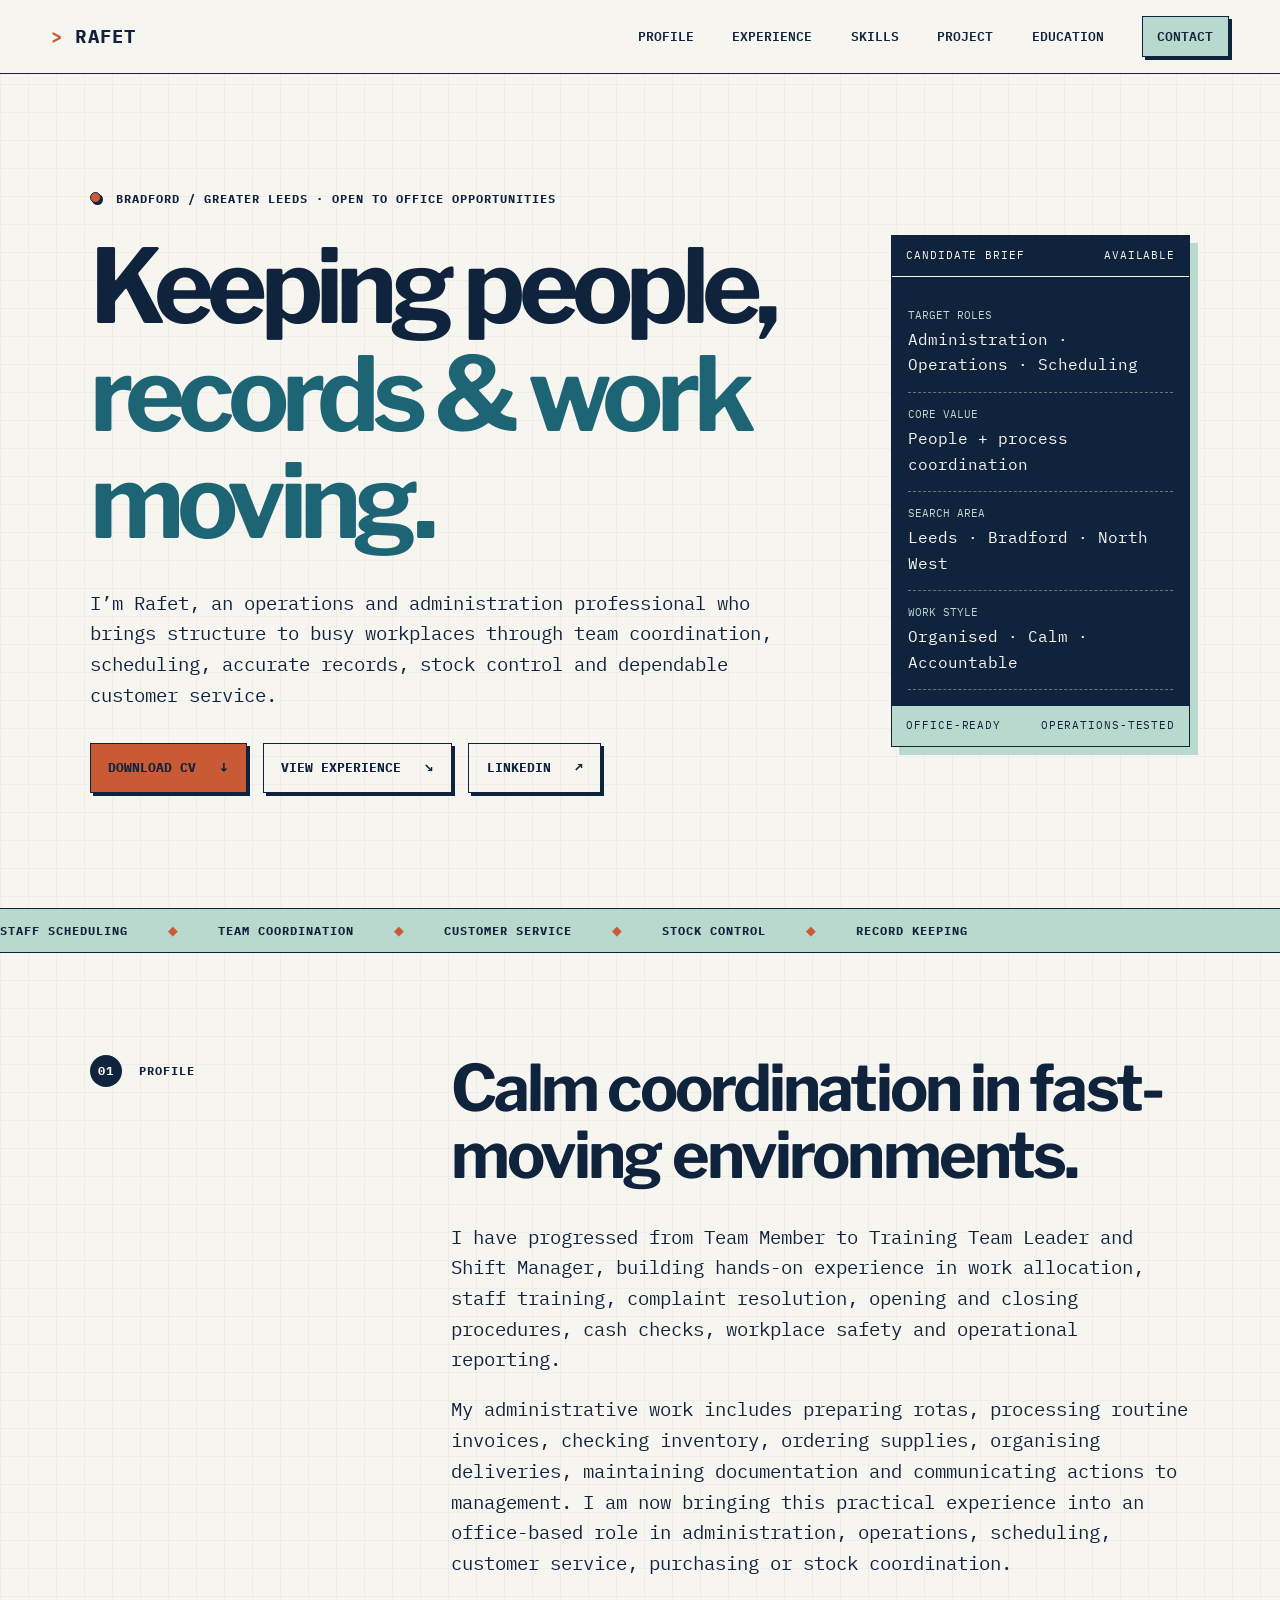
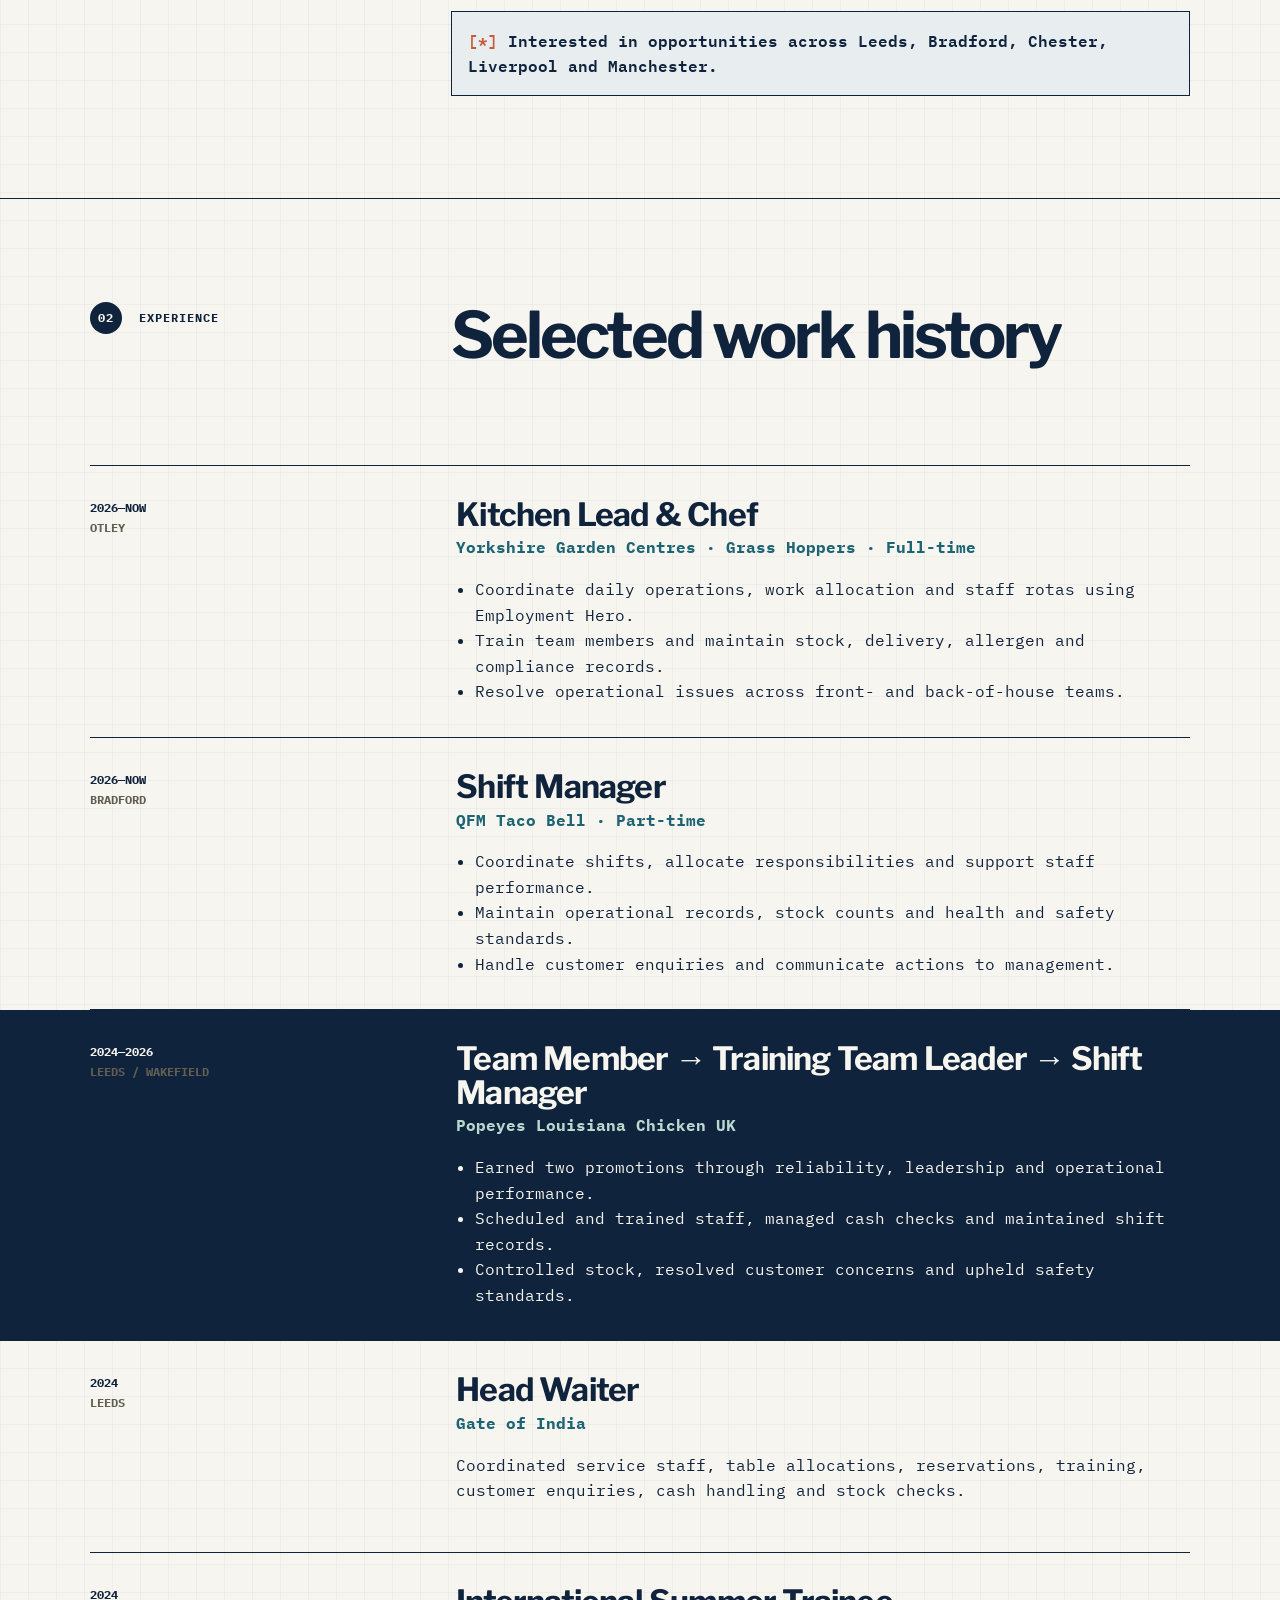
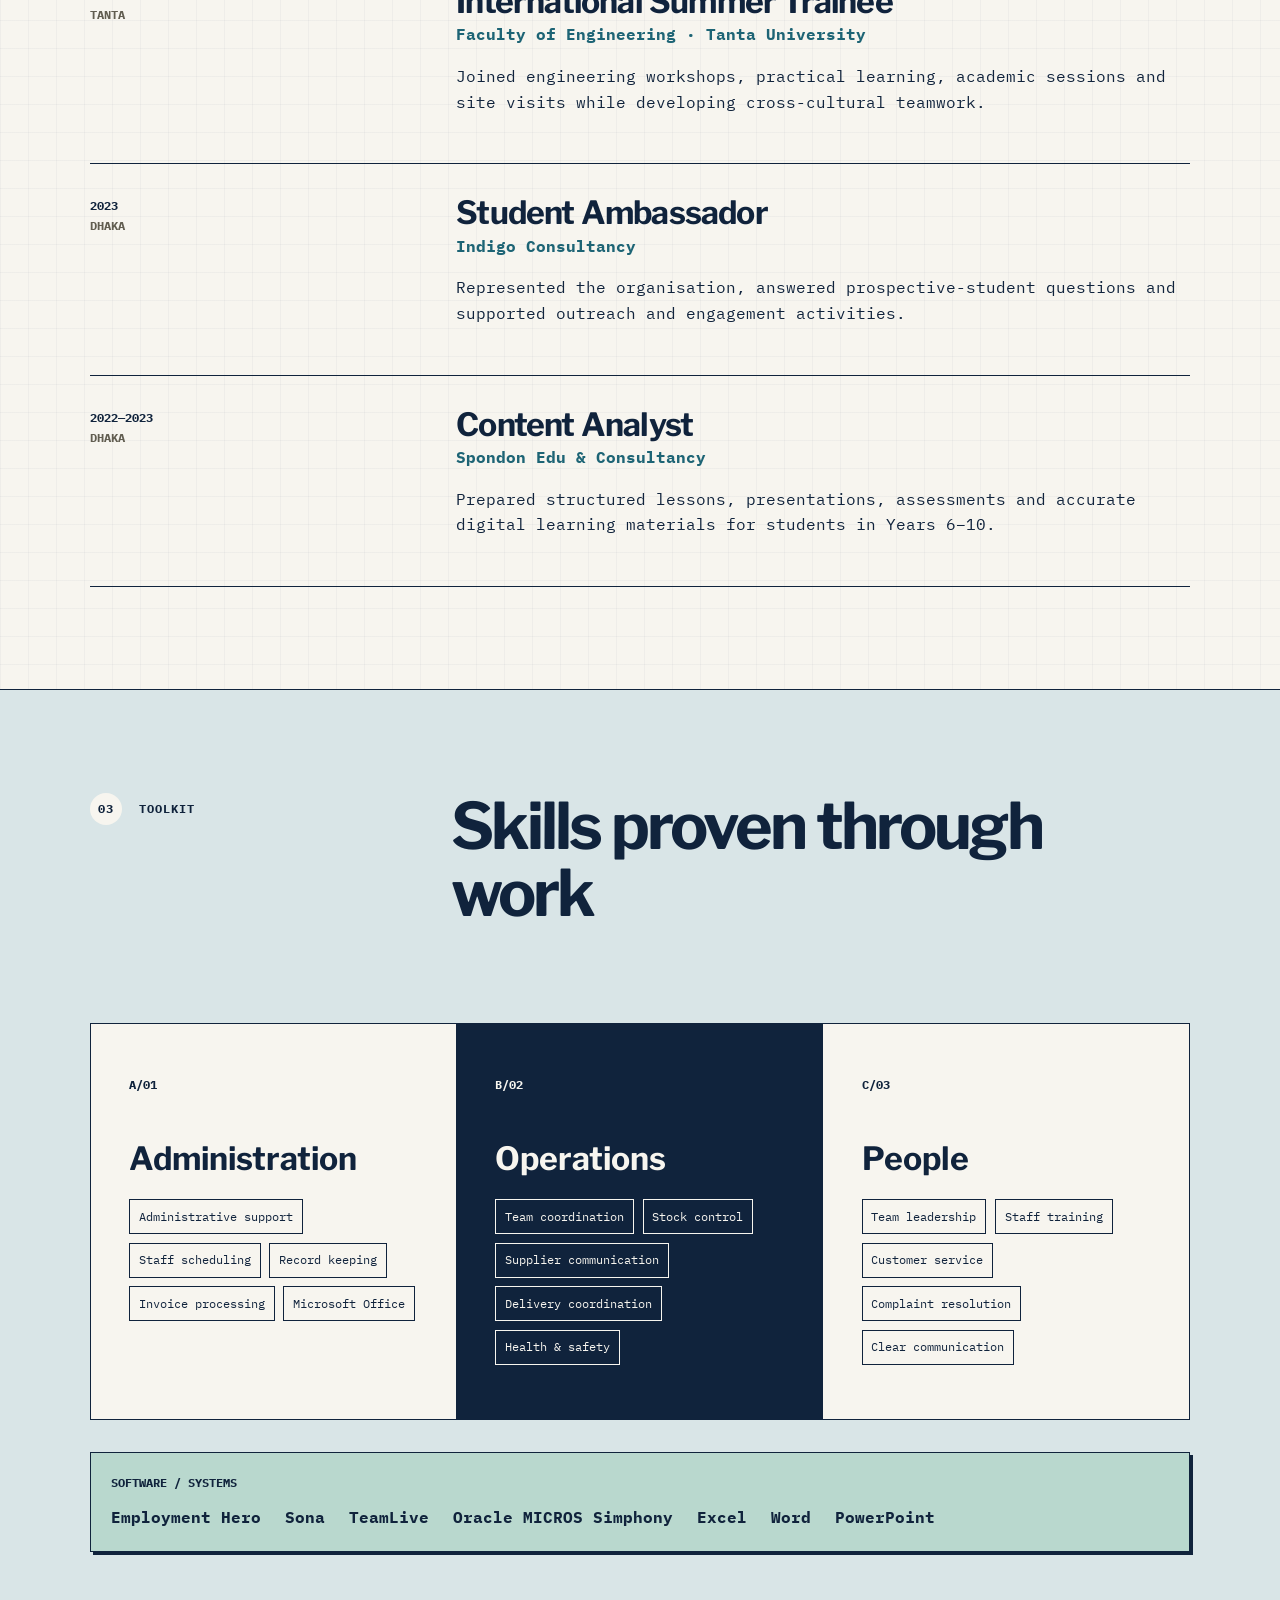
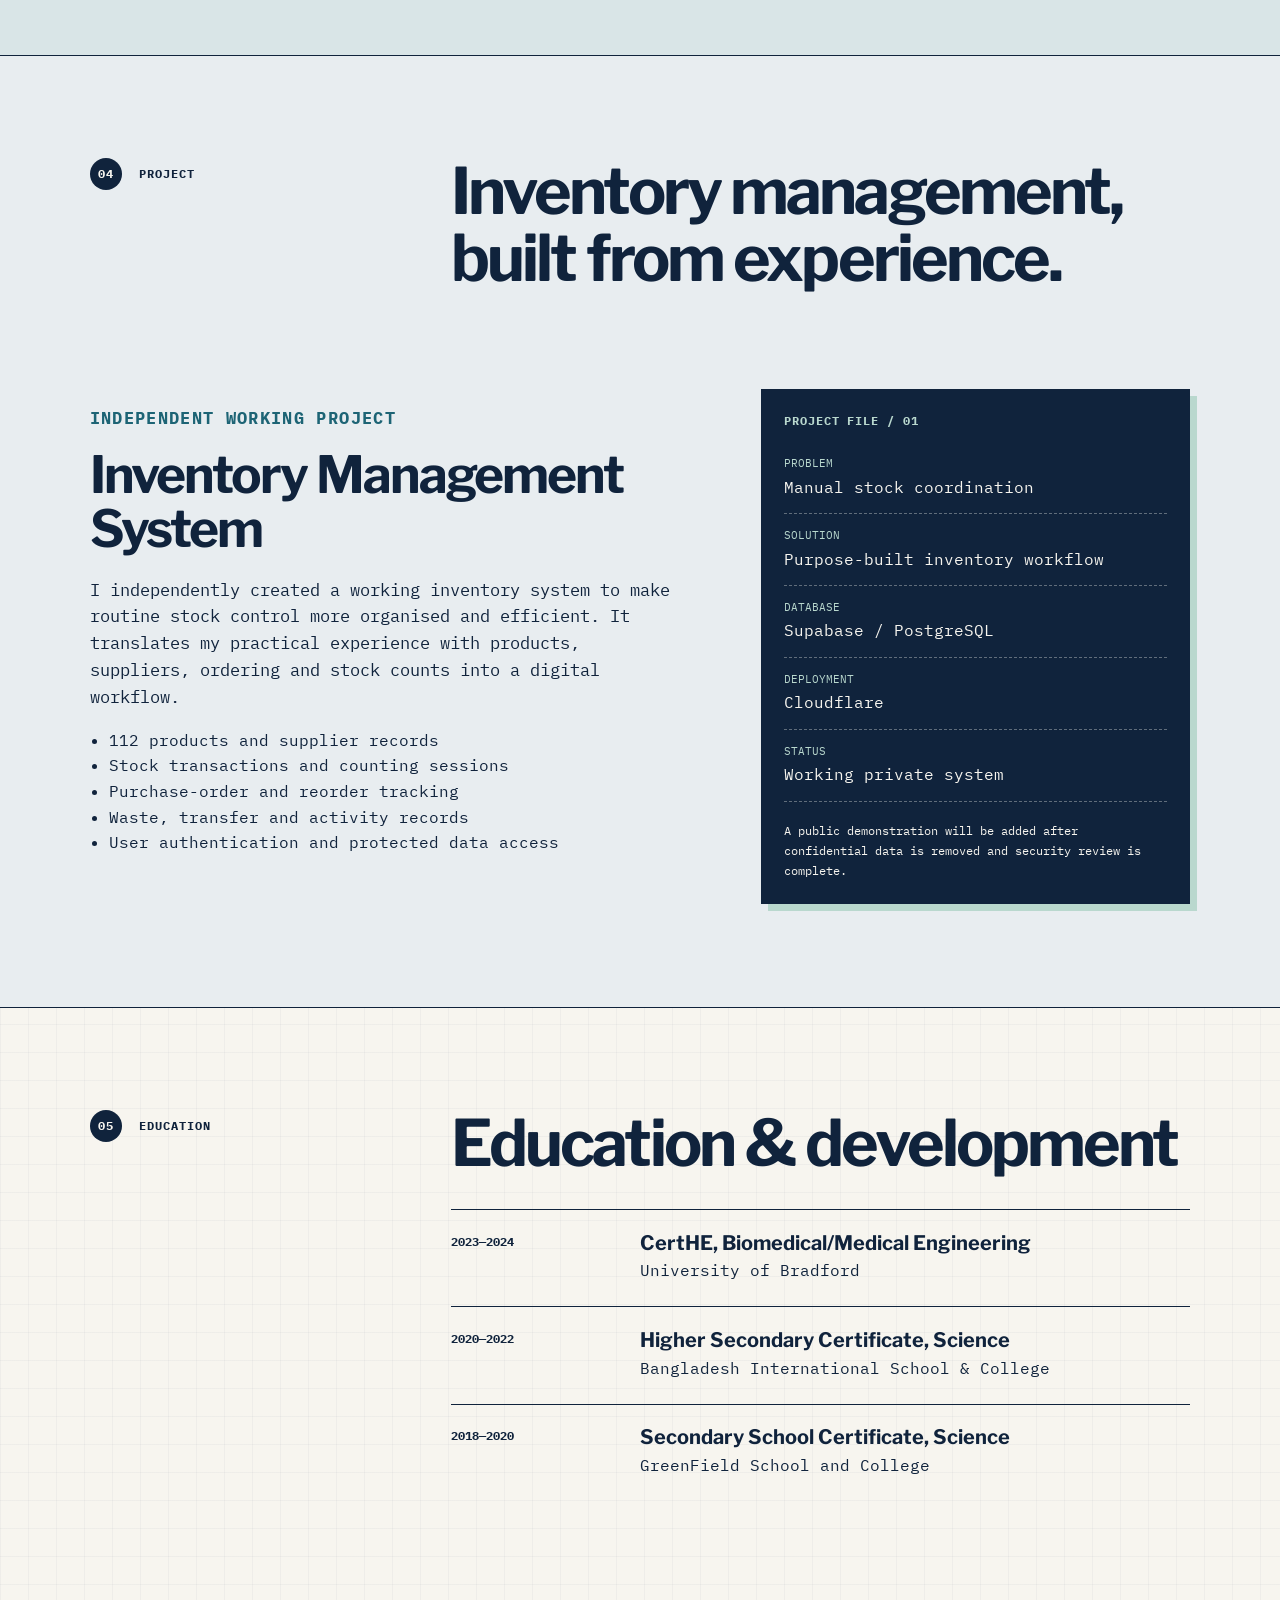
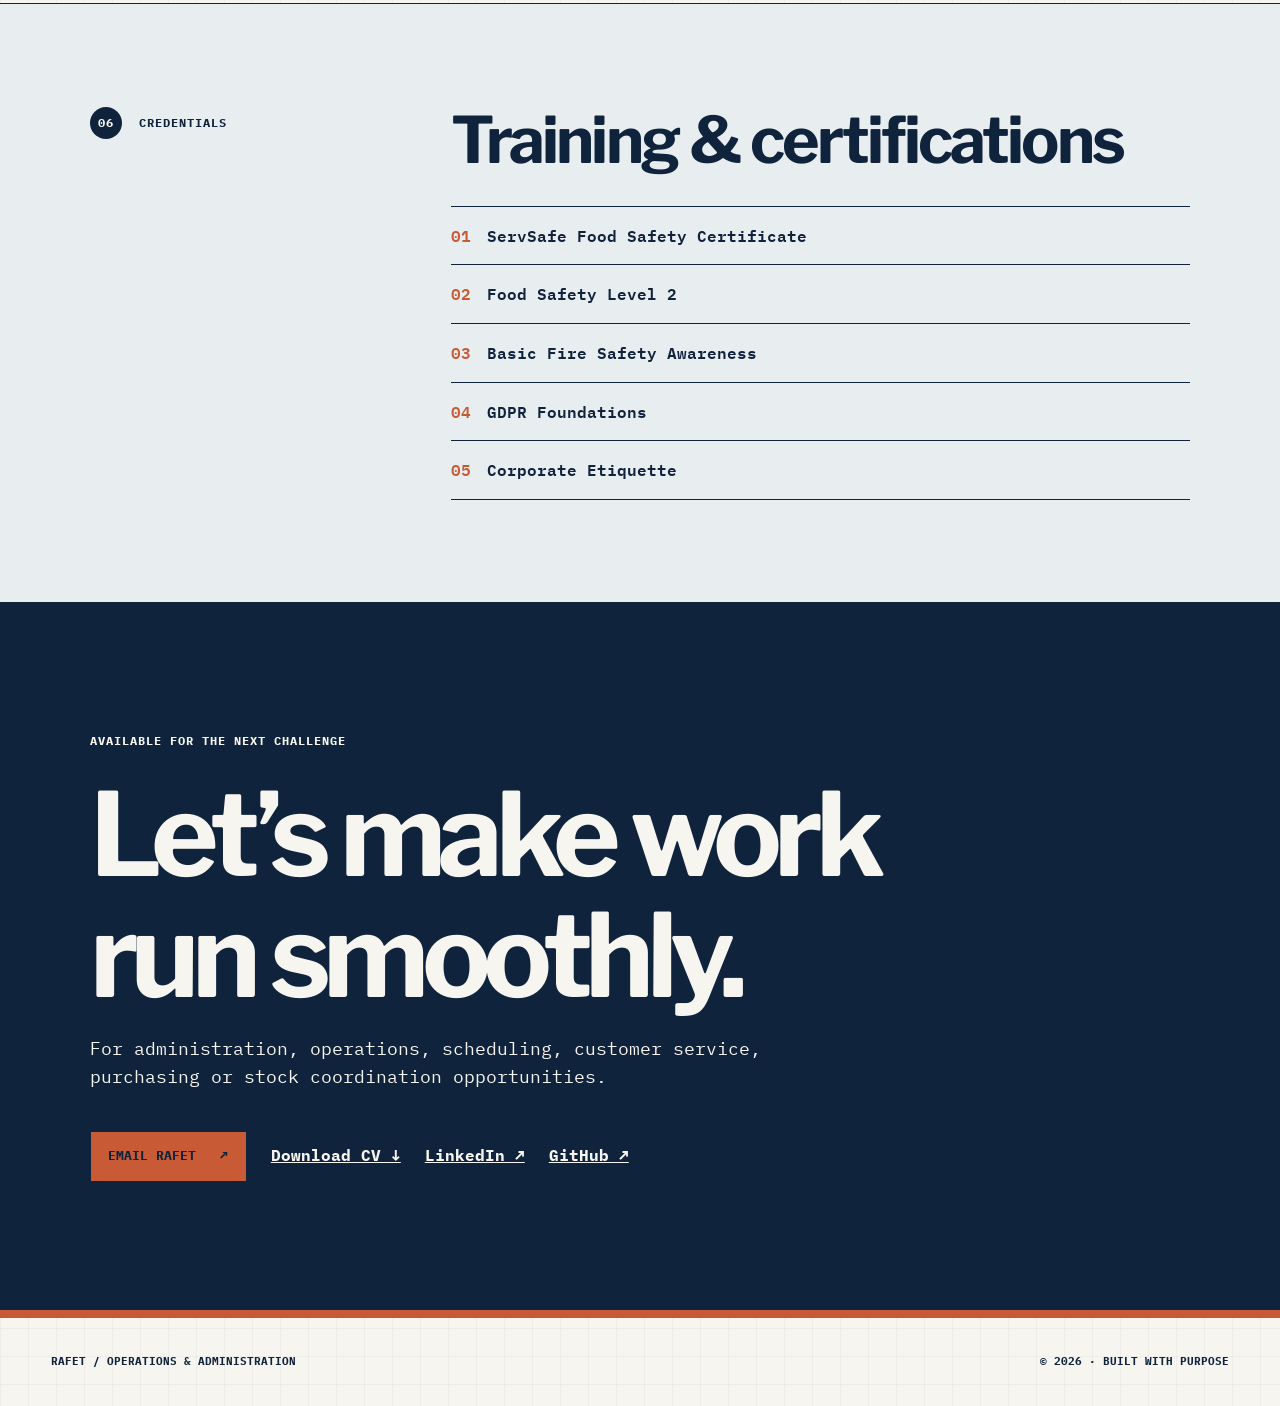
<file: index.html>
<!doctype html>
<html lang="en">
<head>
  <meta charset="utf-8">
  <meta name="viewport" content="width=device-width, initial-scale=1">
  <meta name="description" content="Rafet — operations and administration professional based in West Yorkshire.">
  <meta name="theme-color" content="#17150f">
  <title>Rafet — Operations & Administration</title>
  <link rel="preconnect" href="https://fonts.googleapis.com">
  <link rel="preconnect" href="https://fonts.gstatic.com" crossorigin>
  <link href="https://fonts.googleapis.com/css2?family=IBM+Plex+Mono:wght@400;500;600;700&family=Libre+Franklin:wght@500;600;700;800&display=swap" rel="stylesheet">
  <link rel="stylesheet" href="styles.css">
</head>
<body>
  <a class="skip-link" href="#main">Skip to content</a>
  <header class="site-header">
    <a class="wordmark" href="#top" aria-label="Rafet, home"><span class="prompt" aria-hidden="true">&gt;</span> RAFET</a>
    <button class="menu-toggle" type="button" aria-expanded="false" aria-controls="site-nav">MENU</button>
    <nav id="site-nav" aria-label="Primary navigation">
      <a href="#profile">Profile</a><a href="#experience">Experience</a><a href="#skills">Skills</a><a href="#project">Project</a><a href="#education">Education</a><a class="nav-cta" href="#contact">Contact</a>
    </nav>
  </header>

  <main id="main">
    <section class="hero" id="top" aria-labelledby="hero-title">
      <div class="hero-copy">
        <p class="eyebrow"><span class="status-dot"></span> Bradford / Greater Leeds · Open to office opportunities</p>
        <h1 id="hero-title">Keeping people,<br><span>records &amp; work moving.</span></h1>
        <p class="hero-intro">I’m Rafet, an operations and administration professional who brings structure to busy workplaces through team coordination, scheduling, accurate records, stock control and dependable customer service.</p>
        <div class="hero-actions">
          <a class="button button-primary" href="Rafet_Operations_Administration_CV.pdf" download>Download CV <span aria-hidden="true">↓</span></a>
          <a class="button button-secondary" href="#experience">View experience <span aria-hidden="true">↘</span></a>
          <a class="button button-secondary" href="https://www.linkedin.com/in/mr-rafet" target="_blank" rel="noopener noreferrer">LinkedIn <span aria-hidden="true">↗</span></a>
        </div>
      </div>
      <aside class="system-card" aria-label="Professional summary">
        <div class="system-bar"><span>CANDIDATE BRIEF</span><span>AVAILABLE</span></div>
        <dl>
          <div><dt>Target roles</dt><dd>Administration · Operations · Scheduling</dd></div>
          <div><dt>Core value</dt><dd>People + process coordination</dd></div>
          <div><dt>Search area</dt><dd>Leeds · Bradford · North West</dd></div>
          <div><dt>Work style</dt><dd>Organised · Calm · Accountable</dd></div>
        </dl>
        <div class="system-footer"><span>OFFICE-READY</span><span>OPERATIONS-TESTED</span></div>
      </aside>
    </section>

    <section class="ticker" aria-label="Core capabilities"><div>STAFF SCHEDULING <span>◆</span> TEAM COORDINATION <span>◆</span> CUSTOMER SERVICE <span>◆</span> STOCK CONTROL <span>◆</span> RECORD KEEPING</div></section>

    <section class="section two-column" id="profile" aria-labelledby="profile-title">
      <div class="section-label"><span>01</span> PROFILE</div>
      <div class="section-content prose">
        <h2 id="profile-title">Calm coordination in fast-moving environments.</h2>
        <p>I have progressed from Team Member to Training Team Leader and Shift Manager, building hands-on experience in work allocation, staff training, complaint resolution, opening and closing procedures, cash checks, workplace safety and operational reporting.</p>
        <p>My administrative work includes preparing rotas, processing routine invoices, checking inventory, ordering supplies, organising deliveries, maintaining documentation and communicating actions to management. I am now bringing this practical experience into an office-based role in administration, operations, scheduling, customer service, purchasing or stock coordination.</p>
        <div class="availability-note"><span aria-hidden="true">[*]</span> Interested in opportunities across Leeds, Bradford, Chester, Liverpool and Manchester.</div>
      </div>
    </section>

    <section class="section" id="experience" aria-labelledby="experience-title">
      <div class="section-heading"><div class="section-label"><span>02</span> EXPERIENCE</div><h2 id="experience-title">Selected work history</h2></div>
      <div class="timeline">
        <article class="role"><div class="role-meta"><time>2026—NOW</time><span>OTLEY</span></div><div class="role-body"><h3>Kitchen Lead &amp; Chef</h3><p class="company">Yorkshire Garden Centres · Grass Hoppers · Full-time</p><ul><li>Coordinate daily operations, work allocation and staff rotas using Employment Hero.</li><li>Train team members and maintain stock, delivery, allergen and compliance records.</li><li>Resolve operational issues across front- and back-of-house teams.</li></ul></div></article>
        <article class="role"><div class="role-meta"><time>2026—NOW</time><span>BRADFORD</span></div><div class="role-body"><h3>Shift Manager</h3><p class="company">QFM Taco Bell · Part-time</p><ul><li>Coordinate shifts, allocate responsibilities and support staff performance.</li><li>Maintain operational records, stock counts and health and safety standards.</li><li>Handle customer enquiries and communicate actions to management.</li></ul></div></article>
        <article class="role featured-role"><div class="role-meta"><time>2024—2026</time><span>LEEDS / WAKEFIELD</span></div><div class="role-body"><h3>Team Member → Training Team Leader → Shift Manager</h3><p class="company">Popeyes Louisiana Chicken UK</p><ul><li>Earned two promotions through reliability, leadership and operational performance.</li><li>Scheduled and trained staff, managed cash checks and maintained shift records.</li><li>Controlled stock, resolved customer concerns and upheld safety standards.</li></ul></div></article>
        <article class="role"><div class="role-meta"><time>2024</time><span>LEEDS</span></div><div class="role-body"><h3>Head Waiter</h3><p class="company">Gate of India</p><p>Coordinated service staff, table allocations, reservations, training, customer enquiries, cash handling and stock checks.</p></div></article>
        <article class="role"><div class="role-meta"><time>2024</time><span>TANTA</span></div><div class="role-body"><h3>International Summer Trainee</h3><p class="company">Faculty of Engineering · Tanta University</p><p>Joined engineering workshops, practical learning, academic sessions and site visits while developing cross-cultural teamwork.</p></div></article>
        <article class="role"><div class="role-meta"><time>2023</time><span>DHAKA</span></div><div class="role-body"><h3>Student Ambassador</h3><p class="company">Indigo Consultancy</p><p>Represented the organisation, answered prospective-student questions and supported outreach and engagement activities.</p></div></article>
        <article class="role"><div class="role-meta"><time>2022—2023</time><span>DHAKA</span></div><div class="role-body"><h3>Content Analyst</h3><p class="company">Spondon Edu &amp; Consultancy</p><p>Prepared structured lessons, presentations, assessments and accurate digital learning materials for students in Years 6–10.</p></div></article>
      </div>
    </section>

    <section class="section skills-section" id="skills" aria-labelledby="skills-title">
      <div class="section-heading"><div class="section-label"><span>03</span> TOOLKIT</div><h2 id="skills-title">Skills proven through work</h2></div>
      <div class="skills-grid">
        <div class="skill-panel"><p class="panel-number">A/01</p><h3>Administration</h3><ul class="tag-list"><li>Administrative support</li><li>Staff scheduling</li><li>Record keeping</li><li>Invoice processing</li><li>Microsoft Office</li></ul></div>
        <div class="skill-panel dark-panel"><p class="panel-number">B/02</p><h3>Operations</h3><ul class="tag-list"><li>Team coordination</li><li>Stock control</li><li>Supplier communication</li><li>Delivery coordination</li><li>Health &amp; safety</li></ul></div>
        <div class="skill-panel"><p class="panel-number">C/03</p><h3>People</h3><ul class="tag-list"><li>Team leadership</li><li>Staff training</li><li>Customer service</li><li>Complaint resolution</li><li>Clear communication</li></ul></div>
      </div>
      <div class="software-strip"><p>SOFTWARE / SYSTEMS</p><div><span>Employment Hero</span><span>Sona</span><span>TeamLive</span><span>Oracle MICROS Simphony</span><span>Excel</span><span>Word</span><span>PowerPoint</span></div></div>
    </section>


    <section class="section project-section" id="project" aria-labelledby="project-title">
      <div class="section-heading"><div class="section-label"><span>04</span> PROJECT</div><h2 id="project-title">Inventory management, built from experience.</h2></div>
      <div class="project-grid">
        <div class="project-copy">
          <p class="project-kicker">INDEPENDENT WORKING PROJECT</p>
          <h3>Inventory Management System</h3>
          <p>I independently created a working inventory system to make routine stock control more organised and efficient. It translates my practical experience with products, suppliers, ordering and stock counts into a digital workflow.</p>
          <ul>
            <li>112 products and supplier records</li>
            <li>Stock transactions and counting sessions</li>
            <li>Purchase-order and reorder tracking</li>
            <li>Waste, transfer and activity records</li>
            <li>User authentication and protected data access</li>
          </ul>
        </div>
        <aside class="project-card" aria-label="Inventory system technology">
          <p>PROJECT FILE / 01</p>
          <dl>
            <div><dt>Problem</dt><dd>Manual stock coordination</dd></div>
            <div><dt>Solution</dt><dd>Purpose-built inventory workflow</dd></div>
            <div><dt>Database</dt><dd>Supabase / PostgreSQL</dd></div>
            <div><dt>Deployment</dt><dd>Cloudflare</dd></div>
            <div><dt>Status</dt><dd>Working private system</dd></div>
          </dl>
          <p class="project-note">A public demonstration will be added after confidential data is removed and security review is complete.</p>
        </aside>
      </div>
    </section>

    <section class="section two-column" id="education" aria-labelledby="education-title">
      <div class="section-label"><span>05</span> EDUCATION</div>
      <div class="section-content"><h2 id="education-title">Education &amp; development</h2><div class="education-list">
        <article><time>2023—2024</time><div><h3>CertHE, Biomedical/Medical Engineering</h3><p>University of Bradford</p></div></article>
        <article><time>2020—2022</time><div><h3>Higher Secondary Certificate, Science</h3><p>Bangladesh International School &amp; College</p></div></article>
        <article><time>2018—2020</time><div><h3>Secondary School Certificate, Science</h3><p>GreenField School and College</p></div></article>
      </div></div>
    </section>

    <section class="section credentials" aria-labelledby="credentials-title">
      <div class="section-label"><span>06</span> CREDENTIALS</div><div class="section-content"><h2 id="credentials-title">Training &amp; certifications</h2><ul class="credential-list"><li><span>01</span> ServSafe Food Safety Certificate</li><li><span>02</span> Food Safety Level 2</li><li><span>03</span> Basic Fire Safety Awareness</li><li><span>04</span> GDPR Foundations</li><li><span>05</span> Corporate Etiquette</li></ul></div>
    </section>

    <section class="contact" id="contact" aria-labelledby="contact-title">
      <p class="eyebrow">AVAILABLE FOR THE NEXT CHALLENGE</p><h2 id="contact-title">Let’s make work<br>run smoothly.</h2><p>For administration, operations, scheduling, customer service, purchasing or stock coordination opportunities.</p>
      <div class="contact-links"><a class="button button-primary" href="mailto:rafet2922@gmail.com">Email Rafet <span aria-hidden="true">↗</span></a><a href="Rafet_Operations_Administration_CV.pdf" download>Download CV ↓</a><a href="https://www.linkedin.com/in/mr-rafet" target="_blank" rel="noopener noreferrer">LinkedIn ↗</a><a href="https://github.com/Rafet1829" target="_blank" rel="noopener noreferrer">GitHub ↗</a></div>
    </section>
  </main>
  <footer><p>RAFET / OPERATIONS &amp; ADMINISTRATION</p><p>© <span id="year">2026</span> · BUILT WITH PURPOSE</p></footer>
  <script src="script.js"></script>
</body>
</html>
</file>
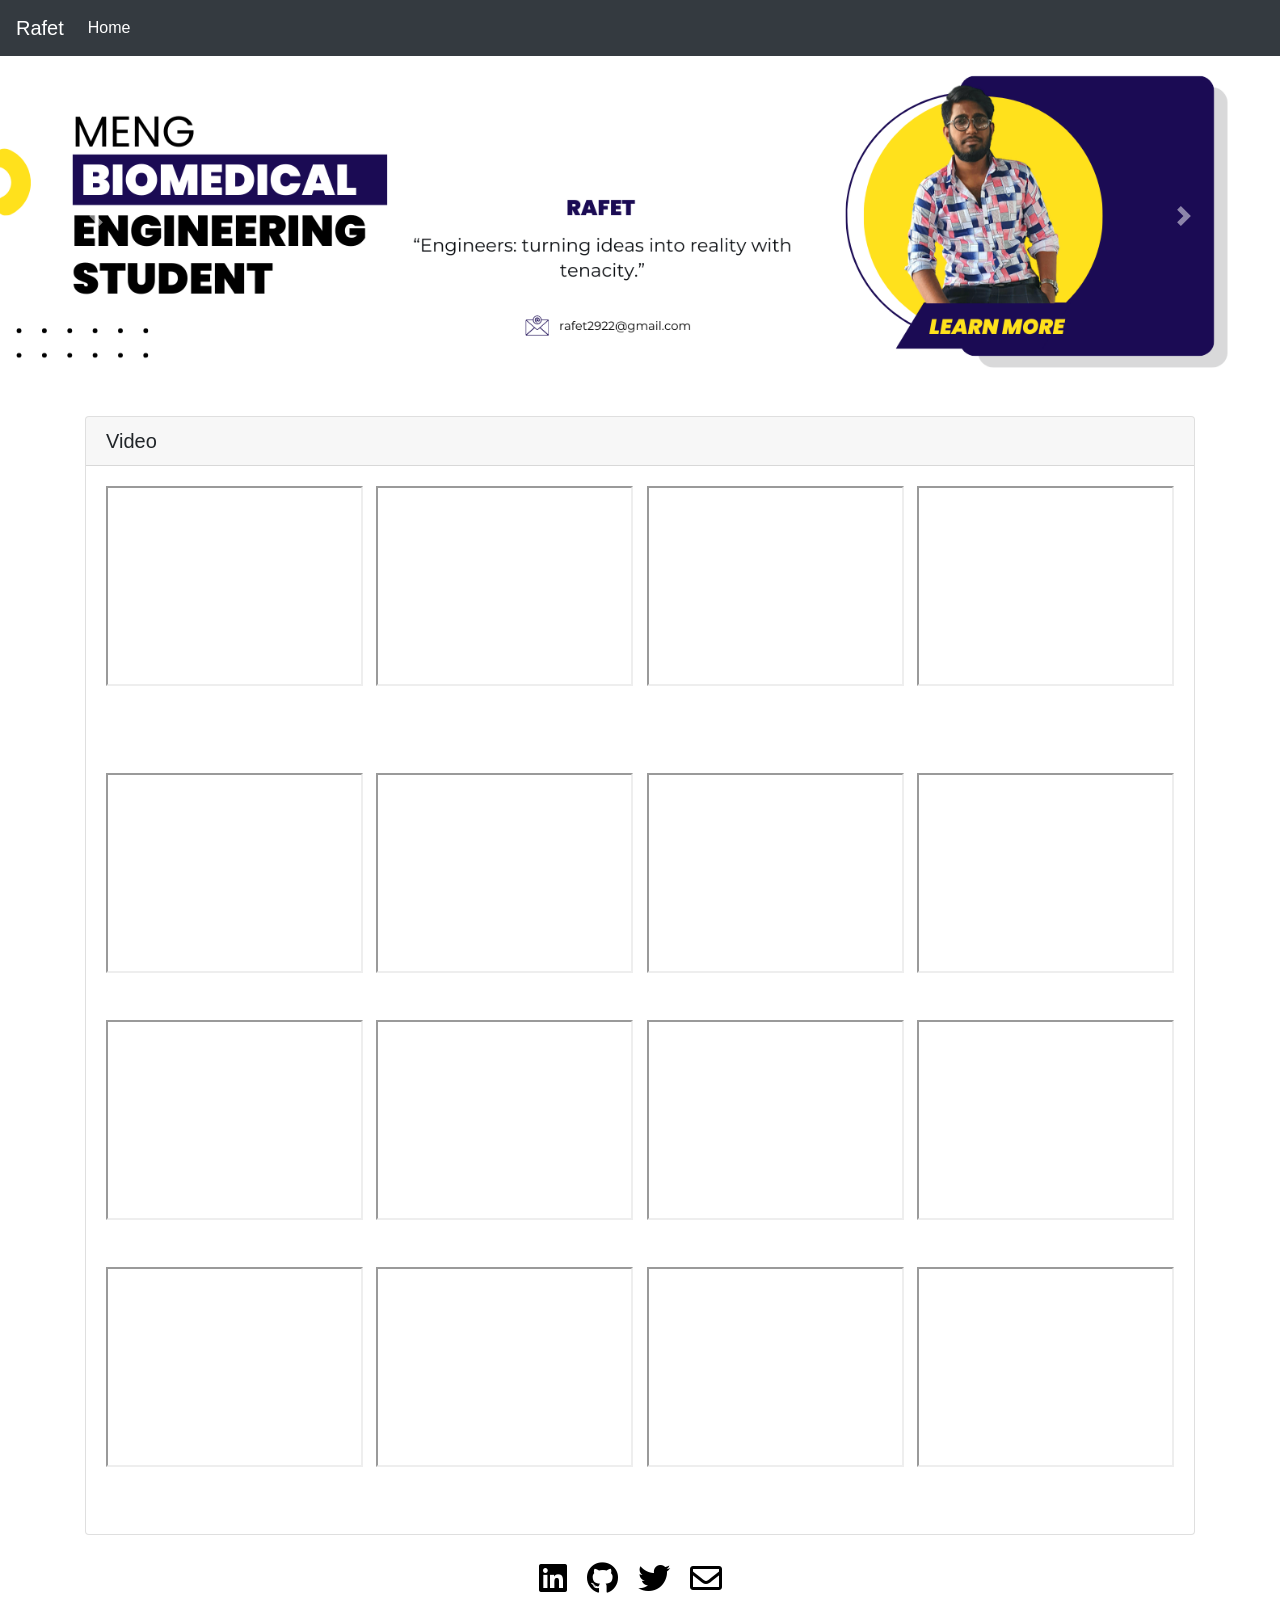
<file: VIdeo.html>
<!doctype html>
<html lang="en">
<head>
    <!-- Required meta tags -->
    <meta charset="utf-8">
    <meta name="viewport" content="width=device-width, initial-scale=1, shrink-to-fit=no">
    <title>Contact Us</title>
<link rel="stylesheet" href="https://cdnjs.cloudflare.com/ajax/libs/font-awesome/5.15.3/css/all.min.css">

    <!-- Bootstrap CSS -->
    <link rel="stylesheet" href="https://cdn.jsdelivr.net/npm/bootstrap@4.3.1/dist/css/bootstrap.min.css" integrity="sha384-ggOyR0iXCbMQv3Xipma34MD+dH/1fQ784/j6cY/iJTQUOhcWr7x9JvoRxT2MZw1T" crossorigin="anonymous">

    <title>Video Editing</title>
    <style>
      .video-container {
        display: flex;
        flex-wrap: wrap;
        justify-content: space-between;
        margin-bottom: 20px;
      }
      .video {
        width: calc(25% - 10px);
        margin-bottom: 20px;
      }
      iframe {
        width: 100%;
        height: 200px; /* Adjust the height as needed */
      }
    </style>
<style>
  .contact-card {
    display: flex;
    justify-content: center;
    align-items: center;
    margin-top: 20px;
  }

  .contact-icon {
    font-size: 32px;
    margin-right: 20px;
    color: black;
  }
</style>

</head>
<body>
    <nav class="navbar navbar-expand-lg navbar-dark bg-dark sticky-top">
  <a class="navbar-brand" href="#">Rafet</a>
  <button class="navbar-toggler" type="button" data-toggle="collapse" data-target="#navbarNav" aria-controls="navbarNav" aria-expanded="false" aria-label="Toggle navigation">
    <span class="navbar-toggler-icon"></span>
  </button>
  <div class="collapse navbar-collapse" id="navbarNav">
    <ul class="navbar-nav">
      <li class="nav-item active">
        <a class="nav-link" href="index.html">Home <span class="sr-only">(current)</span></a>
      </li>
    </ul>
  </div>
</nav>

    <div id="carouselExampleIndicators" class="carousel slide" data-ride="carousel">
        <ol class="carousel-indicators">
            <li data-target="#carouselExampleIndicators" data-slide-to="0" class="active"></li>
            <li data-target="#carouselExampleIndicators" data-slide-to="1"></li>
        </ol>
        <div class="carousel-inner">
            <div class="carousel-item active">
                <img src="Cover-01.png" class="d-block w-100" alt="First Slide">
            </div>
            <div class="carousel-item">
                <img src="Cover-03.png" class="d-block w-100" alt="Second Slide">
            </div>
        </div>
        <a class="carousel-control-prev" href="#carouselExampleIndicators" role="button" data-slide="prev">
            <span class="carousel-control-prev-icon" aria-hidden="true"></span>
            <span class="sr-only">Previous</span>
        </a>
        <a class="carousel-control-next" href="#carouselExampleIndicators" role="button" data-slide="next">
            <span class="carousel-control-next-icon" aria-hidden="true"></span>
            <span class="sr-only">Next</span>
        </a>
    </div>
<div style="width: 40px;"></div>
<div style="height: 40px;"></div>
    <div class="container">
        <div class="card">
            <h5 class="card-header">Video</h5>
            <div class="card-body">
                <div class="video-container">
                    <div class="video">
                        <iframe src="https://www.youtube.com/embed/W9PUf9i-zO0"></iframe>
                    </div>
                    <div class="video">
                        <iframe src="https://www.youtube.com/embed/tTTWe5Y2QDc"></iframe>
                    </div>
                    <div class="video">
                        <iframe src="https://www.youtube.com/embed/mdKQPpRJ2fM"></iframe>
                    </div>
                    <div class="video">
                        <iframe src="https://www.youtube.com/embed/ax6mjQ5J2OQ"></iframe>
                    </div>
                </div>
<div style="width: 40px;"></div>
<div style="height: 40px;"></div>
                <div class="video-container">
                    <div class="video">
                        <iframe src="https://www.youtube.com/embed/VusbRvFjrbE"></iframe>
                    </div>
                    <div class="video">
                        <iframe src="https://www.youtube.com/embed/Ao4oF63GkOw"></iframe>
                    </div>
                    <div class="video">
                        <iframe src="https://www.youtube.com/embed/BItULHt9DAg"></iframe>
                    </div>
                    <div class="video">
                        <iframe src="https://www.youtube.com/embed/BbebcmmPfRA"></iframe>
                    </div>
                </div>

                <div class="video-container">
                    <div class="video">
                        <iframe src="https://www.youtube.com/embed/n1_Cv4Cxasg"></iframe>
                    </div>
                    <div class="video">
                        <iframe src="https://www.youtube.com/embed/BytYZ6772i8"></iframe>
                    </div>
                    <div class="video">
                        <iframe src="https://www.youtube.com/embed/PsS4wBNEwSU"></iframe>
                    </div>
                    <div class="video">
                        <iframe src="https://www.youtube.com/embed/UehML7wbcUU"></iframe>
                    </div>
                </div>

                <div class="video-container">
                    <div class="video">
                        <iframe src="https://www.youtube.com/embed/rIgbjnCAaT8"></iframe>
                    </div>
                    <div class="video">
                        <iframe src="https://www.youtube.com/embed/c85dSlydYgo"></iframe>
                    </div>
                    <div class="video">
                        <iframe src="https://www.youtube.com/embed/X-cnsKYOQ3s"></iframe>
                    </div>
                    <div class="video">
                        <iframe src="https://www.youtube.com/embed/IpdNtaYYY-8"></iframe>
                    </div>
                </div>
            </div>
        </div>
    </div>
<div class="contact-card">
  <a href="https://www.linkedin.com/in/mr-rafet/" target="_blank" class="contact-icon"><i class="fab fa-linkedin"></i></a>
  <a href="https://github.com/Rafet1829" target="_blank" class="contact-icon"><i class="fab fa-github"></i></a>
  <a href="https://twitter.com/mohammmadrafet" target="_blank" class="contact-icon"><i class="fab fa-twitter"></i></a>
  <a href="mailto:rafet2922@gmail.com" class="contact-icon"><i class="far fa-envelope"></i></a>
</div>
    <!-- Optional JavaScript -->
    <!-- jQuery first, then Popper.js, then Bootstrap JS -->
    <script src="https://code.jquery.com/jquery-3.3.1.slim.min.js" integrity="sha384-q8i/X+965DzO0rT7abK41JStQIAqVgRVzpbzo5smXKp4YfRvH+8abtTE1Pi6jizo" crossorigin="anonymous"></script>
    <script src="https://cdn.jsdelivr.net/npm/popper.js@1.14.7/dist/umd/popper.min.js" integrity="sha384-UO2eT0CpHqdSJQ6hJty5KVphtPhzWj9WO1clHTMGa3JDZwrnQq4sF86dIHNDz0W1" crossorigin="anonymous"></script>
    <script src="https://cdn.jsdelivr.net/npm/bootstrap@4.3.1/dist/js/bootstrap.min.js" integrity="sha384-JjSmVgyd0p3pXB1rRibZUAYoIIy6OrQ6VrjIEaFf/nJGzIxFDsf4x0xIM+B07jRM" crossorigin="anonymous"></script>
</body>
</html>
</file>
<file: styles.css>
:root{--ink:#10233c;--paper:#f7f5ef;--paper2:#e8edf0;--orange:#c85b36;--acid:#b9d8ce;--blue:#1d6475;--line:1.5px solid var(--ink)}
*{box-sizing:border-box}html{scroll-behavior:smooth}body{margin:0;color:var(--ink);background:var(--paper);font:16px/1.6 "IBM Plex Mono",monospace;background-image:radial-gradient(rgba(23,21,15,.09) .7px,transparent .7px);background-size:5px 5px}a{color:inherit}.skip-link{position:fixed;left:1rem;top:-5rem;z-index:20;padding:.7rem 1rem;background:var(--acid);border:var(--line)}.skip-link:focus{top:1rem}
.site-header{position:sticky;top:0;z-index:10;min-height:74px;padding:0 clamp(1rem,4vw,4rem);display:flex;align-items:center;justify-content:space-between;background:rgba(242,237,223,.95);border-bottom:var(--line);backdrop-filter:blur(10px)}.wordmark{font-weight:700;font-size:1.2rem;text-decoration:none;letter-spacing:.06em}.prompt{color:var(--orange)}nav{display:flex;align-items:center;gap:clamp(1rem,3vw,2.5rem)}nav a{font-size:.82rem;font-weight:600;text-decoration:none;text-transform:uppercase}nav a:hover,nav a:focus-visible{text-decoration:underline;text-decoration-thickness:2px;text-underline-offset:5px}.nav-cta{padding:.55rem .9rem;border:var(--line);background:var(--acid);box-shadow:3px 3px 0 var(--ink)}.menu-toggle{display:none;border:var(--line);background:transparent;font:600 .8rem "IBM Plex Mono",monospace;padding:.5rem .7rem}
.hero{min-height:calc(100vh - 74px);padding:clamp(4rem,9vw,8rem) clamp(1rem,7vw,7rem);display:grid;grid-template-columns:minmax(0,1.4fr) minmax(280px,.6fr);gap:clamp(3rem,8vw,9rem);align-items:center;border-bottom:var(--line)}.eyebrow{margin:0 0 1.5rem;font-size:.78rem;font-weight:700;letter-spacing:.08em;text-transform:uppercase}.status-dot{display:inline-block;width:.72rem;height:.72rem;margin-right:.45rem;background:var(--orange);border:1px solid var(--ink);border-radius:50%;box-shadow:2px 2px 0 var(--ink)}h1,h2,h3{font-family:"Libre Franklin",sans-serif;line-height:1.05}h1{margin:0;max-width:950px;font-size:clamp(3.2rem,8vw,7.4rem);letter-spacing:-.065em}h1 span{color:var(--blue);text-shadow:3px 3px 0 var(--ink);-webkit-text-stroke:1px var(--ink)}.hero-intro{max-width:720px;margin:2rem 0;font-size:clamp(1rem,1.5vw,1.25rem)}.hero-actions{display:flex;flex-wrap:wrap;gap:1rem}.button{display:inline-flex;align-items:center;justify-content:space-between;gap:1.5rem;padding:.85rem 1.1rem;border:var(--line);text-decoration:none;text-transform:uppercase;font-weight:700;font-size:.84rem;box-shadow:4px 4px 0 var(--ink);transition:transform .15s,box-shadow .15s}.button:hover{transform:translate(2px,2px);box-shadow:2px 2px 0 var(--ink)}.button-primary{background:var(--orange)}.button-secondary{background:transparent}
.system-card{border:var(--line);background:var(--ink);color:var(--paper);box-shadow:10px 10px 0 var(--blue);transform:rotate(1deg)}.system-bar,.system-footer{display:flex;justify-content:space-between;gap:.75rem;padding:.7rem .9rem;border-bottom:1px solid var(--paper);font-size:.7rem;letter-spacing:.08em}.system-card dl{margin:0;padding:1rem}.system-card dl div{padding:.85rem 0;border-bottom:1px dashed rgba(242,237,223,.4)}.system-card dt{color:var(--acid);font-size:.68rem;text-transform:uppercase}.system-card dd{margin:.15rem 0 0}.system-footer{border:0;color:var(--ink);background:var(--acid);flex-wrap:wrap}
.ticker{overflow:hidden;padding:.7rem 0;background:var(--acid);border-bottom:var(--line);white-space:nowrap;font-weight:700;font-size:.78rem;letter-spacing:.08em}.ticker div{width:max-content;animation:drift 25s linear infinite}.ticker span{margin:0 2rem;color:var(--orange)}@keyframes drift{to{transform:translateX(-20%)}}
.section{padding:clamp(4rem,8vw,8rem) clamp(1rem,7vw,7rem);border-bottom:var(--line)}.two-column,.section-heading,.credentials{display:grid;grid-template-columns:minmax(150px,.35fr) minmax(0,1fr);gap:clamp(2rem,8vw,9rem)}.section-label{font-size:.78rem;font-weight:700;letter-spacing:.08em}.section-label span{display:inline-grid;place-items:center;width:2rem;height:2rem;margin-right:.6rem;background:var(--ink);color:var(--paper);border-radius:50%}.section-content{max-width:950px}.section h2{margin:0 0 2rem;font-size:clamp(2.3rem,5vw,5rem);letter-spacing:-.045em}.prose>p{max-width:850px;font-size:clamp(1rem,1.5vw,1.2rem)}.availability-note{margin-top:2rem;padding:1rem;border:var(--line);background:var(--paper2);font-weight:600}.availability-note span{color:var(--orange)}.section-heading{margin-bottom:4rem}
.timeline{border-top:var(--line)}.role{display:grid;grid-template-columns:minmax(180px,.36fr) 1fr;gap:clamp(2rem,8vw,9rem);padding:2rem 0;border-bottom:var(--line)}.role-meta{display:flex;flex-direction:column;font-size:.78rem;font-weight:700}.role-meta span{color:#625e51}.role h3{margin:0;font-size:clamp(1.4rem,2.5vw,2.2rem);letter-spacing:-.025em}.company{margin:.25rem 0 1rem;color:var(--blue);font-weight:700}.role ul{margin:0;padding-left:1.2rem}.featured-role{margin:0 calc(clamp(1rem,7vw,7rem)*-1);padding:2rem clamp(1rem,7vw,7rem);background:var(--ink);color:var(--paper)}.featured-role .company{color:var(--acid)}
.skills-section{background:var(--blue)}.skills-section .section-label span{background:var(--paper);color:var(--ink)}.skills-grid{display:grid;grid-template-columns:repeat(3,1fr);border:var(--line)}.skill-panel{min-height:380px;padding:clamp(1.4rem,3vw,2.4rem);background:var(--paper);border-right:var(--line)}.skill-panel:last-child{border-right:0}.skill-panel h3{margin:3rem 0 1.5rem;font-size:2rem}.panel-number{font-weight:700;font-size:.75rem}.dark-panel{background:var(--ink);color:var(--paper)}.tag-list{display:flex;flex-wrap:wrap;gap:.55rem;padding:0;list-style:none}.tag-list li{padding:.4rem .55rem;border:1px solid currentColor;font-size:.78rem}.software-strip{margin-top:2rem;padding:1.3rem;border:var(--line);background:var(--acid);box-shadow:7px 7px 0 var(--ink)}.software-strip p{margin:0 0 .8rem;font-size:.72rem;font-weight:700}.software-strip div{display:flex;flex-wrap:wrap;gap:.75rem 1.5rem;font-weight:700}
.education-list article{display:grid;grid-template-columns:minmax(140px,.3fr) 1fr;gap:1.5rem;padding:1.4rem 0;border-top:var(--line)}.education-list time{font-size:.74rem;font-weight:700}.education-list h3{margin:0;font-size:1.25rem}.education-list p{margin:.3rem 0 0}.credentials{background:var(--paper2)}.credential-list{margin:0;padding:0;list-style:none;border-top:var(--line)}.credential-list li{display:flex;align-items:center;gap:1rem;padding:1rem 0;border-bottom:var(--line);font-weight:600}.credential-list span{color:var(--orange)}
.contact{min-height:75vh;padding:clamp(5rem,10vw,10rem) clamp(1rem,7vw,7rem);background:var(--ink);color:var(--paper);border-bottom:8px solid var(--orange)}.contact h2{margin:0;font-size:clamp(3.5rem,9vw,9rem);letter-spacing:-.065em}.contact>p:not(.eyebrow){max-width:700px;font-size:1.1rem}.contact-links{display:flex;flex-wrap:wrap;align-items:center;gap:1.5rem;margin-top:2.5rem}.contact-links .button{color:var(--ink)}.contact-links>a:not(.button){color:var(--paper);font-weight:700}footer{display:flex;justify-content:space-between;gap:1rem;padding:1.5rem clamp(1rem,4vw,4rem);font-size:.7rem;font-weight:700}
@media(max-width:850px){.menu-toggle{display:block}nav{display:none;position:absolute;top:72px;left:0;right:0;padding:1.5rem;flex-direction:column;align-items:stretch;background:var(--paper);border-bottom:var(--line)}nav.open{display:flex}.hero,.two-column,.section-heading,.credentials{grid-template-columns:1fr}.hero{min-height:auto}.system-card{max-width:520px}.skills-grid{grid-template-columns:1fr}.skill-panel{min-height:0;border-right:0;border-bottom:var(--line)}.skill-panel:last-child{border-bottom:0}.role{grid-template-columns:1fr;gap:1rem}.role-meta{flex-direction:row;justify-content:space-between}}
@media(max-width:520px){h1{font-size:clamp(2.7rem,14vw,4.3rem)}.button{width:100%}.education-list article{grid-template-columns:1fr;gap:.4rem}footer{flex-direction:column}}
@media(prefers-reduced-motion:reduce){html{scroll-behavior:auto}.ticker div{animation:none}.button{transition:none}}

/* Recruiter-facing operations theme: structured, calm and document-inspired. */
body{background-image:linear-gradient(rgba(16,35,60,.035) 1px,transparent 1px),linear-gradient(90deg,rgba(16,35,60,.035) 1px,transparent 1px);background-size:28px 28px}
.site-header{background:rgba(247,245,239,.96)}
h1 span{color:var(--blue);text-shadow:none;-webkit-text-stroke:0}
.system-card{box-shadow:8px 8px 0 var(--acid);transform:none}
.skills-section{background:#d9e5e7}
.nav-cta,.software-strip{box-shadow:3px 3px 0 var(--ink)}
.button{box-shadow:3px 3px 0 var(--ink)}

.project-section{background:var(--paper2)}
.project-grid{display:grid;grid-template-columns:minmax(0,1.15fr) minmax(280px,.85fr);gap:clamp(2rem,7vw,7rem);align-items:start}
.project-copy{max-width:760px}.project-kicker{font-size:.76rem;font-weight:700;letter-spacing:.08em;color:var(--blue)}
.project-copy h3{margin:.5rem 0 1.25rem;font-size:clamp(2rem,4vw,3.6rem);letter-spacing:-.04em}
.project-copy>p{font-size:1.05rem}.project-copy ul{padding-left:1.2rem}
.project-card{padding:1.4rem;border:var(--line);background:var(--ink);color:var(--paper);box-shadow:7px 7px 0 var(--acid)}
.project-card>p:first-child{margin-top:0;color:var(--acid);font-size:.72rem;font-weight:700;letter-spacing:.08em}
.project-card dl{margin:0}.project-card dl div{padding:.8rem 0;border-bottom:1px dashed rgba(247,245,239,.35)}
.project-card dt{font-size:.68rem;text-transform:uppercase;color:var(--acid)}.project-card dd{margin:.15rem 0 0}
.project-note{margin:1.2rem 0 0;font-size:.78rem}
@media(max-width:850px){.project-grid{grid-template-columns:1fr}}
</file>
